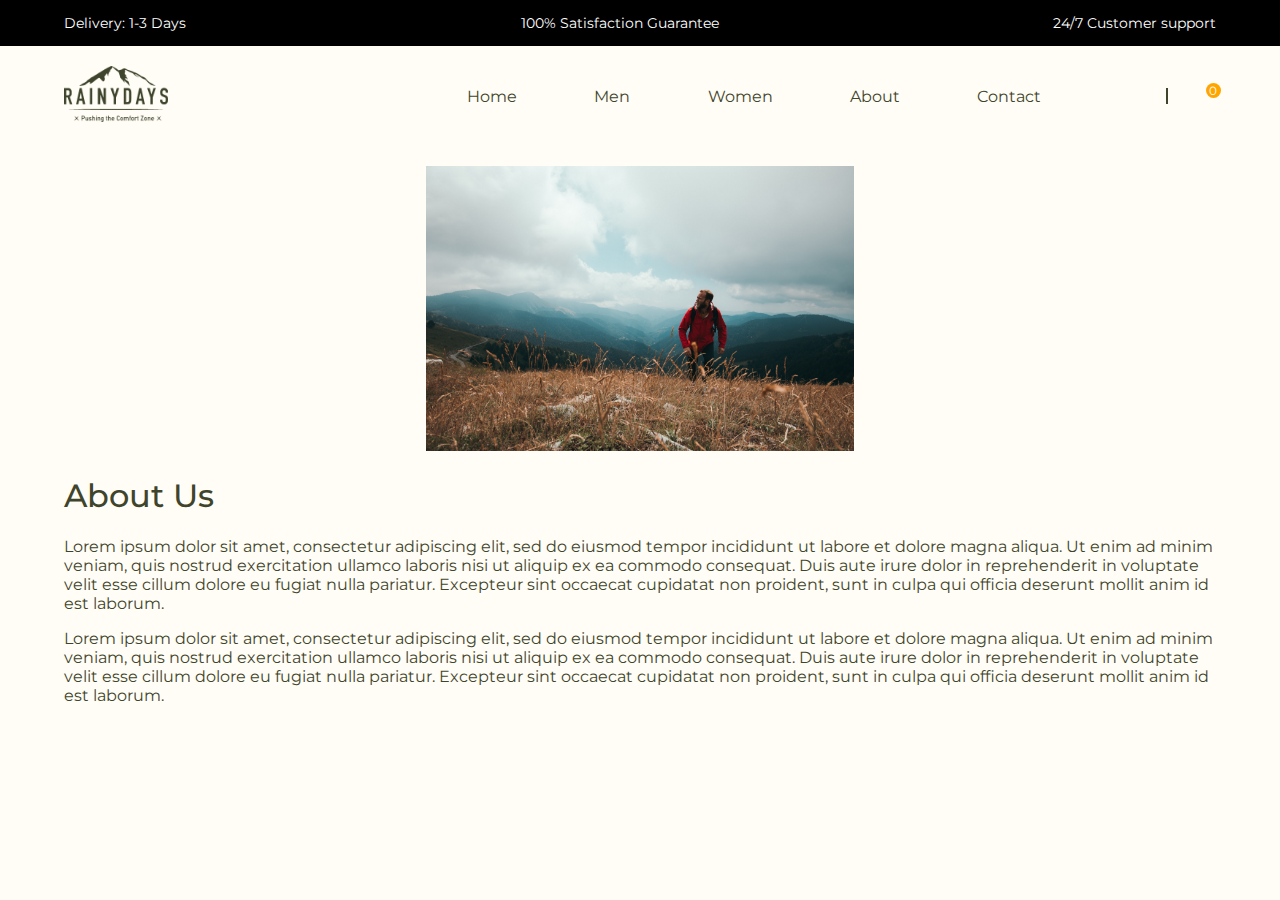
<file: about.html>
<!DOCTYPE html>
<html lang="en">
	<head>
		<meta charset="UTF-8" />
		<meta http-equiv="X-UA-Compatible" content="IE=edge" />
		<meta name="viewport" content="width=device-width, initial-scale=1.0" />
		<meta name="descritpion" content="Info about rainy days" />
		<link rel="stylesheet" href="./css/styles.css" />
		<!-- <link rel="stylesheet" href="./css/about.css" /> -->
		<link
			rel="stylesheet"
			href="https://use.fontawesome.com/releases/v5.15.4/css/all.css"
			integrity="sha384-DyZ88mC6Up2uqS4h/KRgHuoeGwBcD4Ng9SiP4dIRy0EXTlnuz47vAwmeGwVChigm"
			crossorigin="anonymous"
		/>
		<link rel="shortcut icon" type="image" href="./images/Logo.png" />

		<title>About us</title>
		<!-- Hotjar Tracking Code for https://wonderful-payne-f634cd.netlify.app/ -->
		<script>
			(function (h, o, t, j, a, r) {
				h.hj =
					h.hj ||
					function () {
						(h.hj.q = h.hj.q || []).push(arguments);
					};
				h._hjSettings = { hjid: 2994464, hjsv: 6 };
				a = o.getElementsByTagName('head')[0];
				r = o.createElement('script');
				r.async = 1;
				r.src = t + h._hjSettings.hjid + j + h._hjSettings.hjsv;
				a.appendChild(r);
			})(window, document, 'https://static.hotjar.com/c/hotjar-', '.js?sv=');
		</script>
	</head>
	<body>
		<header>
			<div class="info-bar">
				<p>Delivery: 1-3 Days</p>
				<p>100% Satisfaction Guarantee</p>
				<p>24/7 Customer support</p>
			</div>
			<div class="navbar">
				<a href="./index.html">
					<img src="./images/logo-green.png" alt="image of logo" class="logo" />
				</a>
				<ul class="desktop-navbar">
					<li><a href="/index.html">Home</a></li>
					<li><a href="/list-of-jackets-men.html">Men</a></li>
					<li><a href="/list-of-jackets-women.html">Women</a></li>
					<li><a href="/about.html">About</a></li>
					<li><a href="/contact.html">Contact</a></li>
					<div class="icon-wrapper-desktop">
						<a href="/sign-in.html"><i class="far fa-user"></i></a>
						<div class="vl"></div>
						<a class="cart" href="/shopping-cart.html">
							<i class="fas fa-shopping-cart"></i>
							<div class="dot"></div>
						</a>
					</div>
				</ul>
				<div class="icon-wrapper">
					<a href="/sign-in.html"><i class="far fa-user"></i></a>
					<a class="cart" href="/shopping-cart.html"
						><i class="fas fa-shopping-cart"></i>
						<div class="dotMobile"></div
					></a>

					<div class="vl"></div>
					<label for="hamburger-menu"><i class="fas fa-bars"></i></label>
					<input type="checkbox" id="hamburger-menu" />
					<nav class="hamburger-open">
						<label for="hamburger-menu"><i class="fas fa-times"></i></label>
						<input type="checkbox" id="hamburger-menu" />
						<ul>
							<li><a href="index.html" id="white-icon">Home</a></li>
							<li>
								<a href="list-of-jackets-men.html" id="white-icon">Men</a>
							</li>
							<li>
								<a href="list-of-jackets-women.html" id="white-icon">Women</a>
							</li>
							<li>
								<a href="about.html" id="white-icon">About</a>
							</li>
							<li>
								<a href="contact.html" id="white-icon">Contact</a>
							</li>
						</ul>
						<div class="flex socials">
							<i class="fab fa-instagram"></i>
							<i class="fab fa-facebook"></i>
						</div>
					</nav>
				</div>
			</div>
		</header>
		<main class="main-about-us">
			<div class="container-about-us">
				<img
					src="./images/kal-visuals-MNVvQDlOZJ0-unsplash.png"
					class="image-about-us-mobile"
				/>
				<img
					src="./images/hans-isaacson-GcuvEMEIRqE-unsplash.png"
					class="image-about-us-desktop"
				/>
			</div>
			<div class="paragraph-about-us">
				<h1>About Us</h1>
				<p>
					Lorem ipsum dolor sit amet, consectetur adipiscing elit, sed do
					eiusmod tempor incididunt ut labore et dolore magna aliqua. Ut enim ad
					minim veniam, quis nostrud exercitation ullamco laboris nisi ut
					aliquip ex ea commodo consequat. Duis aute irure dolor in
					reprehenderit in voluptate velit esse cillum dolore eu fugiat nulla
					pariatur. Excepteur sint occaecat cupidatat non proident, sunt in
					culpa qui officia deserunt mollit anim id est laborum.
				</p>
				<p>
					Lorem ipsum dolor sit amet, consectetur adipiscing elit, sed do
					eiusmod tempor incididunt ut labore et dolore magna aliqua. Ut enim ad
					minim veniam, quis nostrud exercitation ullamco laboris nisi ut
					aliquip ex ea commodo consequat. Duis aute irure dolor in
					reprehenderit in voluptate velit esse cillum dolore eu fugiat nulla
					pariatur. Excepteur sint occaecat cupidatat non proident, sunt in
					culpa qui officia deserunt mollit anim id est laborum.
				</p>
			</div>
		</main>
		<script src="/js/localStorage.js"></script>
	</body>
</html>
</file>
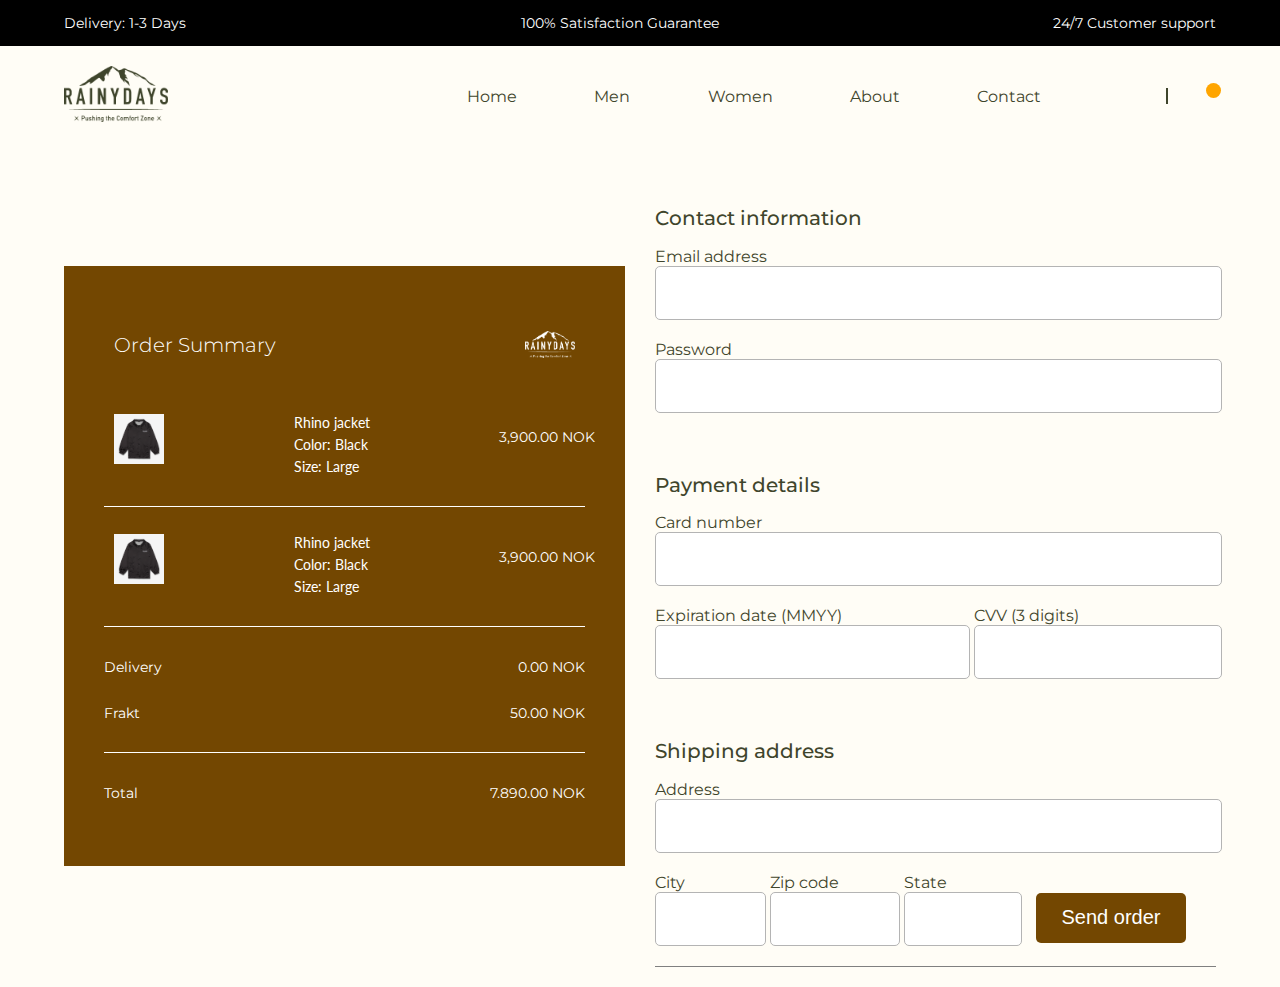
<file: checkout.html>
<!DOCTYPE html>
<html lang="en">
	<head>
		<meta charset="UTF-8" />
		<meta http-equiv="X-UA-Compatible" content="IE=edge" />
		<meta name="viewport" content="width=device-width, initial-scale=1.0" />
		<meta name="description" content="list of jackets" />
		<meta name="keywords" content="winter jackets, cold, html, css" />
		<title>Buy winter jackets | RAINYDAYS</title>
		<link rel="shortcut icon" type="image" href="./images/Logo.png" />
		<link rel="stylesheet" href="./css/styles.css" />
		<link rel="stylesheet" href="./css/shopping-cart.css" />
		<link rel="stylesheet" href="./css/order-summary.css" />
		<link
			rel="stylesheet"
			href="https://use.fontawesome.com/releases/v5.15.4/css/all.css"
			integrity="sha384-DyZ88mC6Up2uqS4h/KRgHuoeGwBcD4Ng9SiP4dIRy0EXTlnuz47vAwmeGwVChigm"
			crossorigin="anonymous"
		/>
		<!-- Hotjar Tracking Code for https://wonderful-payne-f634cd.netlify.app/ -->
		<script>
			(function (h, o, t, j, a, r) {
				h.hj =
					h.hj ||
					function () {
						(h.hj.q = h.hj.q || []).push(arguments);
					};
				h._hjSettings = { hjid: 2994464, hjsv: 6 };
				a = o.getElementsByTagName('head')[0];
				r = o.createElement('script');
				r.async = 1;
				r.src = t + h._hjSettings.hjid + j + h._hjSettings.hjsv;
				a.appendChild(r);
			})(window, document, 'https://static.hotjar.com/c/hotjar-', '.js?sv=');
		</script>
	</head>
	<body>
		<header>
			<div class="info-bar">
				<p>Delivery: 1-3 Days</p>
				<p>100% Satisfaction Guarantee</p>
				<p>24/7 Customer support</p>
			</div>
			<div class="navbar">
				<a href="./index.html">
					<img src="./images/logo-green.png" alt="image of logo" class="logo" />
				</a>
				<ul class="desktop-navbar">
					<li><a href="/index.html">Home</a></li>
					<li><a href="/list-of-jackets-men.html">Men</a></li>
					<li><a href="/list-of-jackets-women.html">Women</a></li>
					<li><a href="/about.html">About</a></li>
					<li><a href="/contact.html">Contact</a></li>
					<div class="icon-wrapper-desktop">
						<a href="/sign-in.html"><i class="far fa-user"></i></a>
						<div class="vl"></div>
						<a class="cart" href="/shopping-cart.html">
							<i class="fas fa-shopping-cart"></i>
							<div class="dot"></div>
						</a>
					</div>
				</ul>
				<div class="icon-wrapper">
					<a href="/sign-in.html"><i class="far fa-user"></i></a>
					<a class="cart" href="/shopping-cart.html"
						><i class="fas fa-shopping-cart"></i>
						<div class="dotMobile"></div
					></a>

					<div class="vl"></div>
					<label for="hamburger-menu"><i class="fas fa-bars"></i></label>
					<input type="checkbox" id="hamburger-menu" />
					<nav class="hamburger-open">
						<label for="hamburger-menu"><i class="fas fa-times"></i></label>
						<input type="checkbox" id="hamburger-menu" />
						<ul>
							<li><a href="index.html" id="white-icon">Home</a></li>
							<li>
								<a href="list-of-jackets-men.html" id="white-icon">Men</a>
							</li>
							<li>
								<a href="list-of-jackets-women.html" id="white-icon">Women</a>
							</li>
							<li>
								<a href="about.html" id="white-icon">About</a>
							</li>
							<li>
								<a href="contact.html" id="white-icon">Contact</a>
							</li>
						</ul>
						<div class="flex socials">
							<i class="fab fa-instagram"></i>
							<i class="fab fa-facebook"></i>
						</div>
					</nav>
				</div>
			</div>
		</header>
		<main id="order-summary-main">
			<section class="order-summary">
				<div class="order-summary-content">
					<div class="flex title-div">
						<h2>Order Summary</h2>
						<img src="/images/Logo.png" alt="Image of logo" />
					</div>
					<div class="flex cart-form" id="product-div">
						<img
							src="/images/617135d1ca10a3786fda81f0_Group 113.jpeg"
							alt="Image of jacket"
							id="summary-image"
						/>
						<div class="flex text-div">
							<p>Rhino jacket</p>
							<p>Color: Black</p>
							<p>Size: Large</p>
						</div>
						<p>3,900.00 NOK</p>
					</div>

					<div class="hl" id="white"></div>
					<div class="flex cart-form" id="product-div">
						<img
							src="/images/617135d1ca10a3786fda81f0_Group 113.jpeg"
							alt="Image of jacket"
							id="summary-image"
						/>
						<div class="flex text-div">
							<p>Rhino jacket</p>
							<p>Color: Black</p>
							<p>Size: Large</p>
						</div>
						<p>3,900.00 NOK</p>
					</div>

					<div class="hl" id="white"></div>

					<div class="flex title-div" id="wrapper">
						<p>Delivery</p>
						<p>0.00 NOK</p>
					</div>
					<div class="flex title-div" id="wrapper">
						<p>Frakt</p>
						<p>50.00 NOK</p>
					</div>
					<div class="hl" id="white"></div>
					<div class="flex title-div" id="wrapper">
						<p>Total</p>
						<p>7.890.00 NOK</p>
					</div>
				</div>
			</section>
			<section class="contact-info">
				<div class="contact-info-title"><h2>Contact information</h2></div>

				<form class="payment-form">
					<div>
						<label for="Email">Email address</label>
						<p class="email-error error">Wrong email format</p>
						<input id="email" />
					</div>

					<label for="Password">Password</label>
					<p class="password-error error">
						Password must contain at least 8 characters
					</p>
					<input id="password" />

					<h2>Payment details</h2>

					<label for="Card number">Card number</label>
					<p class="card-error error">Wrong credit card format</p>
					<input id="card" />
					<div class="form-div">
						<div class="date">
							<label for="Exipration date">Expiration date (MMYY)</label>
							<p class="date-error error">Wrong date format (MMYY)</p>
							<input id="date" />
						</div>
						<div class="cvc">
							<label for="CVV">CVV (3 digits)</label>
							<p class="cvv-error error">Wrong CVV format</p>
							<input name="cvv" id="cvv" />
						</div>
					</div>

					<h2>Shipping address</h2>

					<label for="Address">Address</label>

					<input id="address" />

					<div class="form-div" id="shipping-address">
						<div class="date">
							<label for="City">City</label>

							<input />
						</div>
						<div class="date">
							<label for=">Zip code">Zip code</label>
							<input />
						</div>
						<div>
							<label for="state">State</label>
							<input />
						</div>

						<input type="submit" class="pay-now" value="Send order" />
					</div>
				</form>
			</section>
		</main>
		<div class="checkout-success">
			<div>
				<h2>Thank you!</h2>
				<h1>Order is on the way</h1>
				<p>Tracking number</p>
				<p>1234567890</p>
			</div>
			<div>
				<h3>Share images with the hashtag</h3>
				<p>#rainydays</p>

				<div class="flex images">
					<img
						src="/images/logo-green.png"
						alt="Image of rainydays on instagram"
					/>
					<img
						src="/images/617135d1ca10a3786fda81f0_Group 113.jpeg"
						alt="Image of rainydays on instagram"
					/>
					<img
						src="/images/hans-isaacson-GcuvEMEIRqE-unsplash.png"
						alt="Image of rainydays on instagram"
					/>
				</div>
				<div class="flex socials-checkout">
					<i class="fab fa-instagram"></i>
					<i class="fab fa-facebook"></i>
				</div>
			</div>
		</div>
		<script src="/js/checkoutValidation.js"></script>
	</body>
</html>
</file>
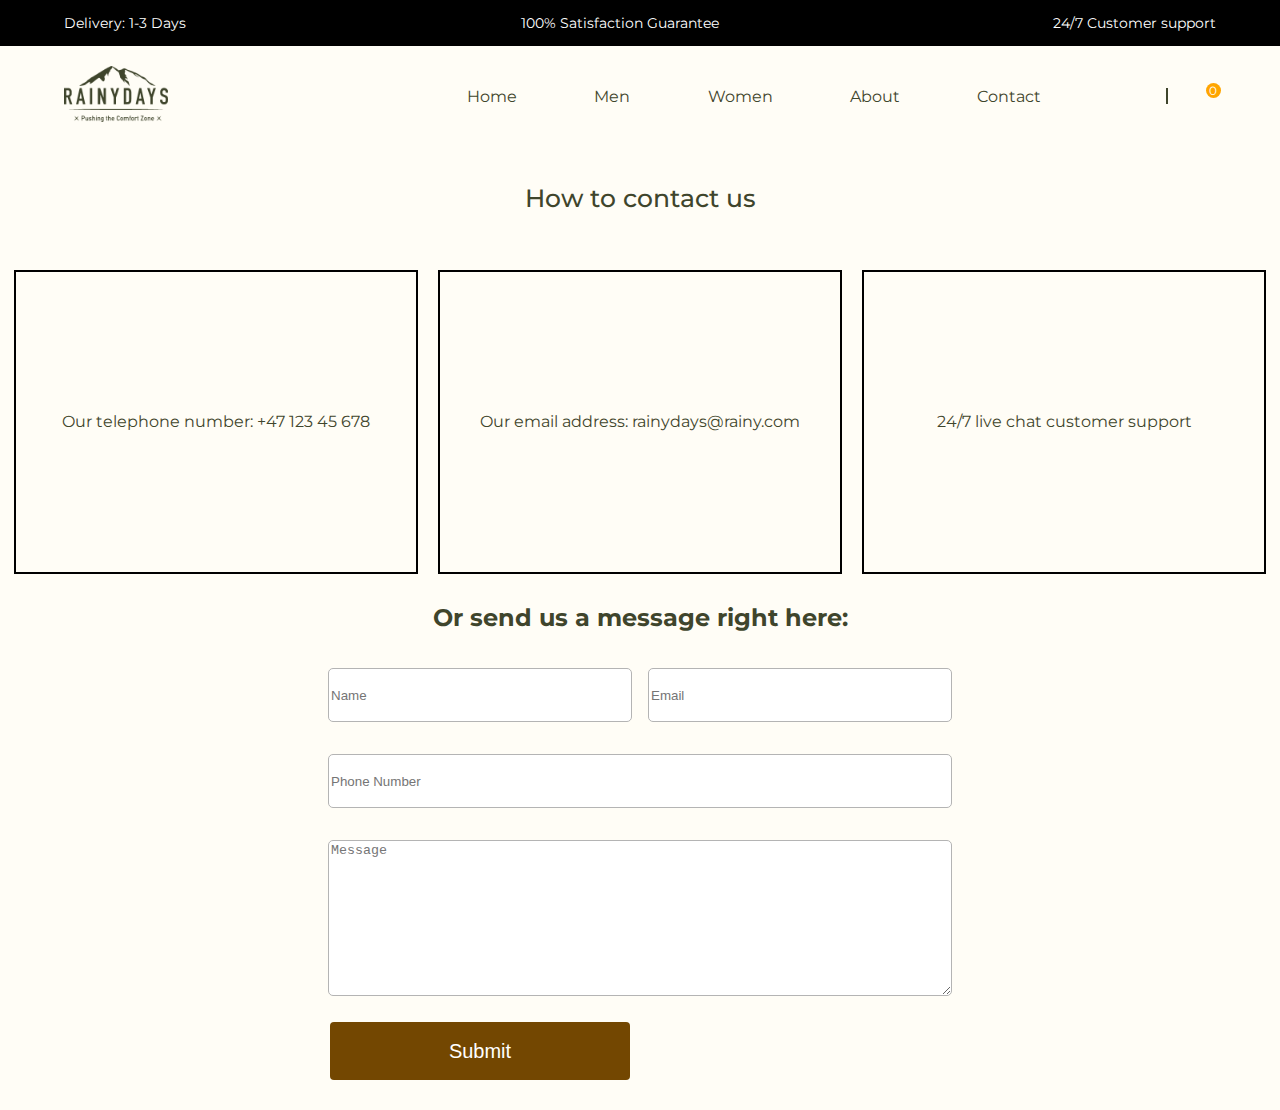
<file: contact.html>
<!DOCTYPE html>
<html lang="en">
	<head>
		<meta charset="UTF-8" />
		<meta http-equiv="X-UA-Compatible" content="IE=edge" />
		<meta name="viewport" content="width=device-width, initial-scale=1.0" />
		<meta name="description" content="list of jackets" />
		<meta name="keywords" content="winter jackets, cold, html, css" />
		<title>Buy winter jackets | RAINYDAYS</title>
		<link rel="shortcut icon" type="image" href="./images/Logo.png" />
		<link rel="stylesheet" href="./css/styles.css" />
		<link rel="stylesheet" href="./css/contact.css" />
		<link
			rel="stylesheet"
			href="https://use.fontawesome.com/releases/v5.15.4/css/all.css"
			integrity="sha384-DyZ88mC6Up2uqS4h/KRgHuoeGwBcD4Ng9SiP4dIRy0EXTlnuz47vAwmeGwVChigm"
			crossorigin="anonymous"
		/>
		<!-- Hotjar Tracking Code for https://wonderful-payne-f634cd.netlify.app/ -->
		<script>
			(function (h, o, t, j, a, r) {
				h.hj =
					h.hj ||
					function () {
						(h.hj.q = h.hj.q || []).push(arguments);
					};
				h._hjSettings = { hjid: 2994464, hjsv: 6 };
				a = o.getElementsByTagName('head')[0];
				r = o.createElement('script');
				r.async = 1;
				r.src = t + h._hjSettings.hjid + j + h._hjSettings.hjsv;
				a.appendChild(r);
			})(window, document, 'https://static.hotjar.com/c/hotjar-', '.js?sv=');
		</script>
	</head>
	<body>
		<header>
			<div class="info-bar">
				<p>Delivery: 1-3 Days</p>
				<p>100% Satisfaction Guarantee</p>
				<p>24/7 Customer support</p>
			</div>
			<nav class="navbar">
				<a href="./index.html">
					<img src="./images/logo-green.png" alt="image of logo" class="logo" />
				</a>
				<ul class="desktop-navbar">
					<li><a href="/index.html">Home</a></li>
					<li><a href="/list-of-jackets-men.html">Men</a></li>
					<li><a href="/list-of-jackets-women.html">Women</a></li>
					<li><a href="/about.html">About</a></li>
					<li><a href="/contact.html">Contact</a></li>
					<div class="icon-wrapper-desktop">
						<a href="/sign-in.html"><i class="far fa-user"></i></a>
						<div class="vl"></div>
						<a class="cart" href="/shopping-cart.html">
							<i class="fas fa-shopping-cart"></i>
							<div class="dot"></div>
						</a>
					</div>
				</ul>
				<div class="icon-wrapper">
					<a href="/sign-in.html"><i class="far fa-user"></i></a>
					<a class="cart" href="/shopping-cart.html"
						><i class="fas fa-shopping-cart"></i>
						<div class="dotMobile"></div
					></a>

					<div class="vl"></div>
					<label for="hamburger-menu"><i class="fas fa-bars"></i></label>
					<input type="checkbox" id="hamburger-menu" />
					<nav class="hamburger-open">
						<label for="hamburger-menu"><i class="fas fa-times"></i></label>
						<input type="checkbox" id="hamburger-menu" />
						<ul>
							<li><a href="index.html" id="white-icon">Home</a></li>
							<li>
								<a href="list-of-jackets-men.html" id="white-icon">Men</a>
							</li>
							<li>
								<a href="list-of-jackets-women.html" id="white-icon">Women</a>
							</li>
							<li>
								<a href="about.html" id="white-icon">About</a>
							</li>
							<li>
								<a href="contact.html" id="white-icon">Contact</a>
							</li>
						</ul>
						<div class="flex socials">
							<i class="fab fa-instagram"></i>
							<i class="fab fa-facebook"></i>
						</div>
					</nav>
				</div>
			</nav>
		</header>
		<main>
			<h1 class="contact-title">How to contact us</h1>
			<div class="contact-form">
				<section>
					<i class="fas fa-phone-alt"></i>
					<p>Our telephone number: +47 123 45 678</p>
				</section>
				<section>
					<i class="far fa-envelope"></i>
					<p>Our email address: rainydays@rainy.com</p>
				</section>
				<section>
					<i class="far fa-comment-alt"></i>
					<p>24/7 live chat customer support</p>
				</section>
			</div>
			<h2>Or send us a message right here:</h2>
			<ul class="errorList">
				<li class="nameError">Name was empty</li>
				<li class="emailError">Email is invalid</li>
				<li class="phoneError">Phone number must contain 8 numbers</li>
			</ul>
			<div class="success">
				<h3>
					Success. We will try to answer your message as quickly as we can
				</h3>
			</div>
			<form class="contact-input">
				<input type="text" name="name" id="name" placeholder="Name" />

				<input type="text" name="email" id="email" placeholder="Email" />

				<input type="tel" name="number" id="number" placeholder="Phone Number"
				class="number" " />
				<textarea class="message" placeholder="Message"></textarea>
				<input type="submit" class="submit-btn" />
			</form>
		</main>
		<script src="./js/contactValidation.js"></script>
		<script src="./js/localStorage.js"></script>
	</body>
</html>
</file>
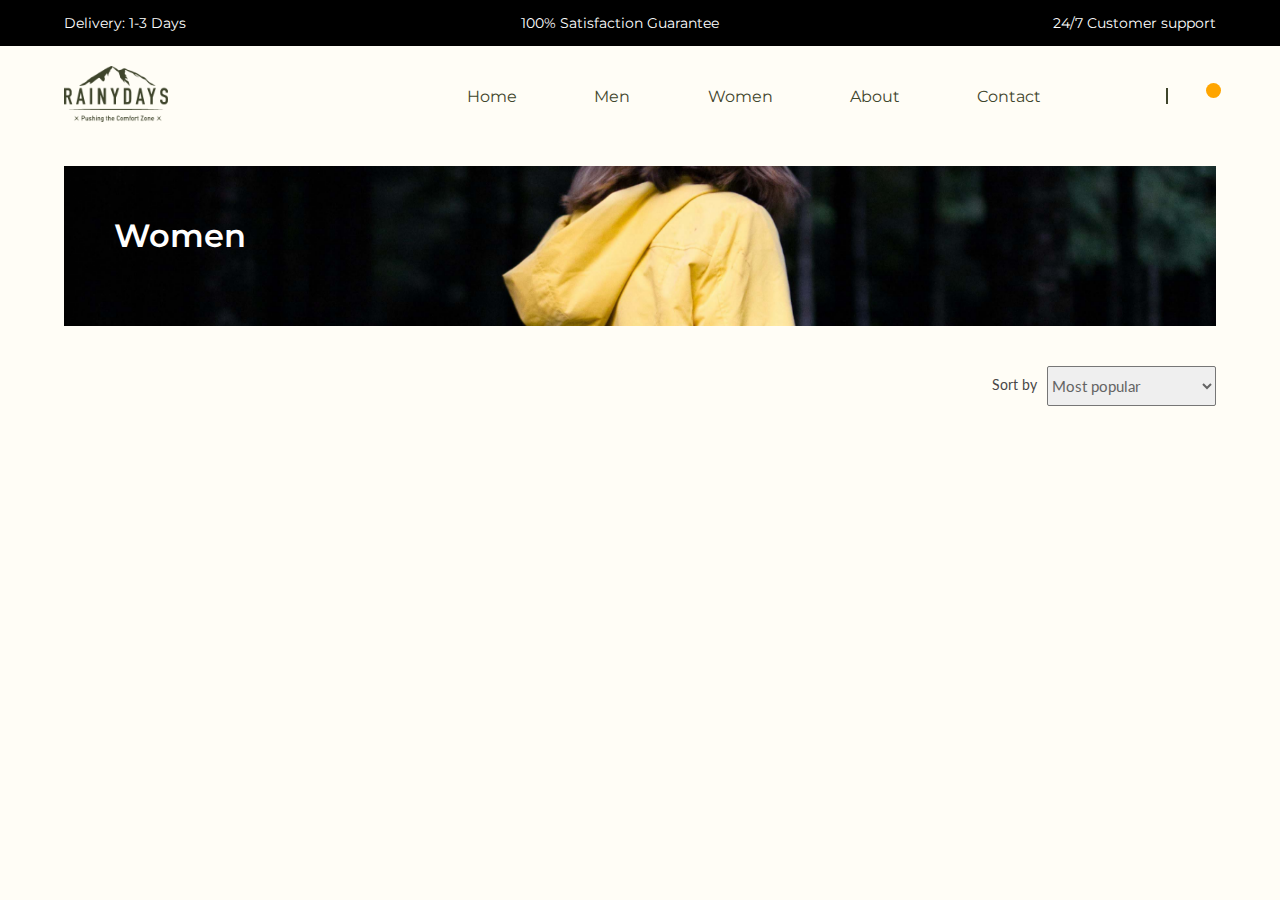
<file: list-of-jackets-women.html>
<!DOCTYPE html>
<html lang="en">
	<head>
		<meta charset="UTF-8" />
		<meta http-equiv="X-UA-Compatible" content="IE=edge" />
		<meta name="viewport" content="width=device-width, initial-scale=1.0" />
		<meta name="description" content="list of jackets" />
		<meta name="keywords" content="winter jackets, cold, html, css" />
		<title>Buy winter jackets | RAINYDAYS</title>
		<link rel="shortcut icon" type="image" href="./images/Logo.png" />
		<link rel="stylesheet" href="./css/styles.css" />
		<link rel="stylesheet" href="./css/list-of-jackets.css" />
		<link
			rel="stylesheet"
			href="https://use.fontawesome.com/releases/v5.15.4/css/all.css"
			integrity="sha384-DyZ88mC6Up2uqS4h/KRgHuoeGwBcD4Ng9SiP4dIRy0EXTlnuz47vAwmeGwVChigm"
			crossorigin="anonymous"
		/>
		<!-- Hotjar Tracking Code for https://wonderful-payne-f634cd.netlify.app/ -->
		<script>
			(function (h, o, t, j, a, r) {
				h.hj =
					h.hj ||
					function () {
						(h.hj.q = h.hj.q || []).push(arguments);
					};
				h._hjSettings = { hjid: 2994464, hjsv: 6 };
				a = o.getElementsByTagName('head')[0];
				r = o.createElement('script');
				r.async = 1;
				r.src = t + h._hjSettings.hjid + j + h._hjSettings.hjsv;
				a.appendChild(r);
			})(window, document, 'https://static.hotjar.com/c/hotjar-', '.js?sv=');
		</script>
	</head>
	<body>
		<header>
			<div class="info-bar">
				<p>Delivery: 1-3 Days</p>
				<p>100% Satisfaction Guarantee</p>
				<p>24/7 Customer support</p>
			</div>
			<div class="navbar">
				<a href="./index.html">
					<img src="./images/logo-green.png" alt="image of logo" class="logo" />
				</a>
				<ul class="desktop-navbar">
					<li><a href="/index.html">Home</a></li>
					<li><a href="/list-of-jackets-men.html">Men</a></li>
					<li><a href="/list-of-jackets-women.html">Women</a></li>
					<li><a href="/about.html">About</a></li>
					<li><a href="/contact.html">Contact</a></li>
					<div class="icon-wrapper-desktop">
						<a href="/sign-in.html"><i class="far fa-user"></i></a>
						<div class="vl"></div>
						<a class="cart" href="/shopping-cart.html">
							<i class="fas fa-shopping-cart"></i>
							<div class="dot"></div>
						</a>
					</div>
				</ul>
				<div class="icon-wrapper">
					<a href="/sign-in.html"><i class="far fa-user"></i></a>
					<a class="cart" href="/shopping-cart.html"
						><i class="fas fa-shopping-cart"></i>
						<div class="dotMobile"></div
					></a>

					<div class="vl"></div>
					<label for="hamburger-menu"><i class="fas fa-bars"></i></label>
					<input type="checkbox" id="hamburger-menu" />
					<nav class="hamburger-open">
						<label for="hamburger-menu"><i class="fas fa-times"></i></label>
						<input type="checkbox" id="hamburger-menu" />
						<ul>
							<li><a href="index.html" id="white-icon">Home</a></li>
							<li>
								<a href="list-of-jackets-men.html" id="white-icon">Men</a>
							</li>
							<li>
								<a href="list-of-jackets-women.html" id="white-icon">Women</a>
							</li>
							<li>
								<a href="about.html" id="white-icon">About</a>
							</li>
							<li>
								<a href="contact.html" id="white-icon">Contact</a>
							</li>
						</ul>
						<div class="flex socials">
							<i class="fab fa-instagram"></i>
							<i class="fab fa-facebook"></i>
						</div>
					</nav>
				</div>
			</div>
		</header>
		<main>
			<div class="image-header" id="women">
				<h1 class="title">Women</h1>
			</div>
			<div class="sorting-container">
				<p class="sort-by">Sort by</p>
				<div>
					<select name="Sorting" form="Sort after">
						<option value="Most popular">Most popular</option>
						<option value="Newest">Newest</option>
						<option value="Price">Price from low to high</option>
						<option value="Price">Price from high to low</option>
						<option value="Name">Name from A to Z</option>
						<option value="Name">Name from Z to A</option>
					</select>
				</div>
			</div>
			<div class="grid-container"></div>
		</main>

		<script src="js/products.js" type="module"></script>
	</body>
</html>
</file>
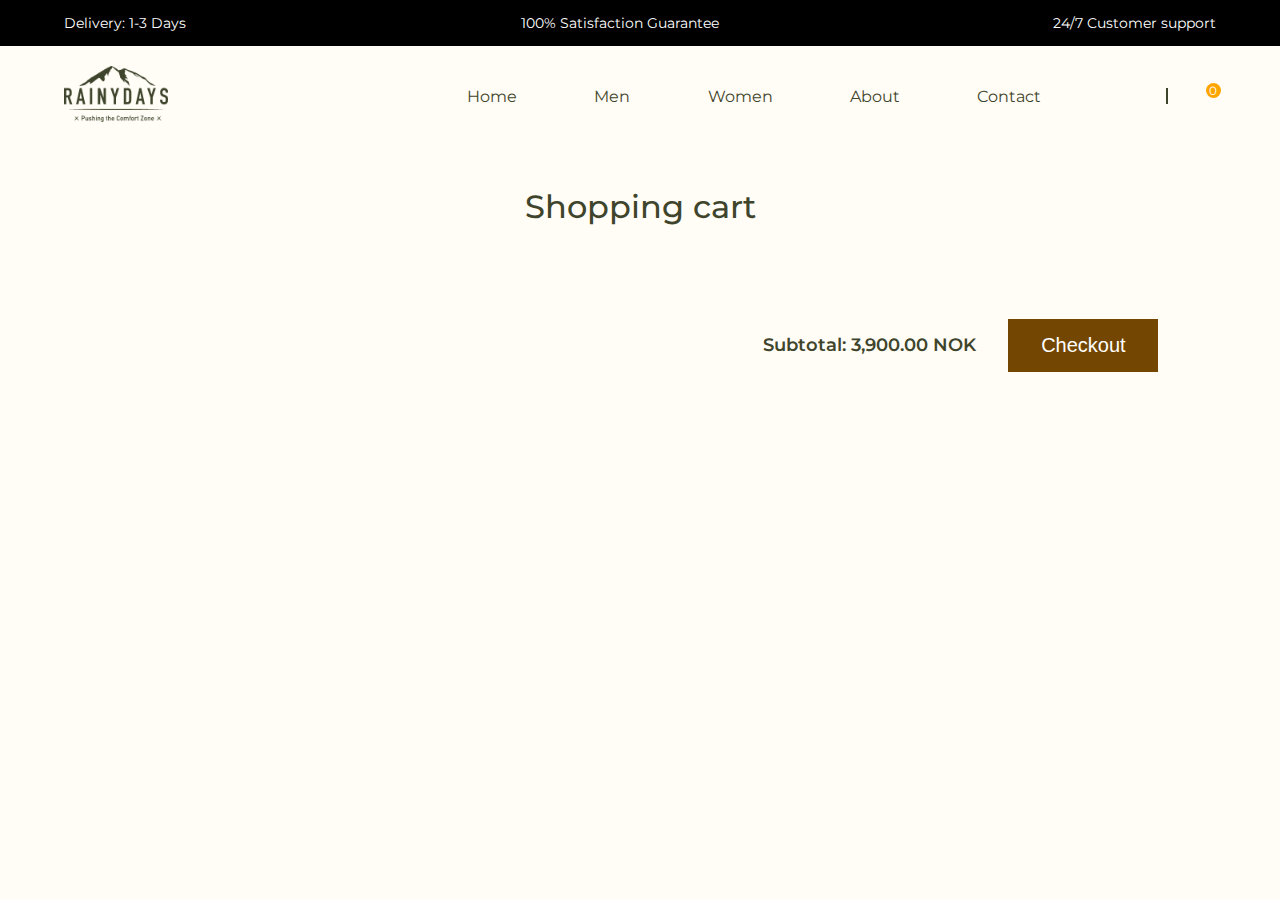
<file: shopping-cart.html>
<!DOCTYPE html>
<html lang="en">
	<head>
		<meta charset="UTF-8" />
		<meta http-equiv="X-UA-Compatible" content="IE=edge" />
		<meta name="viewport" content="width=device-width, initial-scale=1.0" />
		<meta name="description" content="list of jackets" />
		<meta name="keywords" content="winter jackets, cold, html, css" />
		<title>Buy winter jackets | RAINYDAYS</title>
		<link rel="shortcut icon" type="image" href="./images/Logo.png" />
		<link rel="stylesheet" href="./css/styles.css" />
		<link rel="stylesheet" href="./css/shopping-cart.css" />
		<link
			rel="stylesheet"
			href="https://use.fontawesome.com/releases/v5.15.4/css/all.css"
			integrity="sha384-DyZ88mC6Up2uqS4h/KRgHuoeGwBcD4Ng9SiP4dIRy0EXTlnuz47vAwmeGwVChigm"
			crossorigin="anonymous"
		/>
		<!-- Hotjar Tracking Code for https://wonderful-payne-f634cd.netlify.app/ -->
		<script>
			(function (h, o, t, j, a, r) {
				h.hj =
					h.hj ||
					function () {
						(h.hj.q = h.hj.q || []).push(arguments);
					};
				h._hjSettings = { hjid: 2994464, hjsv: 6 };
				a = o.getElementsByTagName('head')[0];
				r = o.createElement('script');
				r.async = 1;
				r.src = t + h._hjSettings.hjid + j + h._hjSettings.hjsv;
				a.appendChild(r);
			})(window, document, 'https://static.hotjar.com/c/hotjar-', '.js?sv=');
		</script>
	</head>
	<body>
		<header>
			<div class="info-bar">
				<p>Delivery: 1-3 Days</p>
				<p>100% Satisfaction Guarantee</p>
				<p>24/7 Customer support</p>
			</div>
			<div class="navbar">
				<a href="./index.html">
					<img src="./images/logo-green.png" alt="image of logo" class="logo" />
				</a>
				<ul class="desktop-navbar">
					<li><a href="/index.html">Home</a></li>
					<li><a href="/list-of-jackets-men.html">Men</a></li>
					<li><a href="/list-of-jackets-women.html">Women</a></li>
					<li><a href="/about.html">About</a></li>
					<li><a href="/contact.html">Contact</a></li>
					<div class="icon-wrapper-desktop">
						<a href="/sign-in.html"><i class="far fa-user"></i></a>
						<div class="vl"></div>
						<a class="cart" href="/shopping-cart.html">
							<i class="fas fa-shopping-cart"></i>
							<div class="dot"></div>
						</a>
					</div>
				</ul>
				<div class="icon-wrapper">
					<a href="/sign-in.html"><i class="far fa-user"></i></a>
					<a class="cart" href="/shopping-cart.html"
						><i class="fas fa-shopping-cart"></i>
						<div class="dotMobile"></div
					></a>

					<div class="vl"></div>
					<label for="hamburger-menu"><i class="fas fa-bars"></i></label>
					<input type="checkbox" id="hamburger-menu" />
					<nav class="hamburger-open">
						<label for="hamburger-menu"><i class="fas fa-times"></i></label>
						<input type="checkbox" id="hamburger-menu" />
						<ul>
							<li><a href="index.html" id="white-icon">Home</a></li>
							<li>
								<a href="list-of-jackets-men.html" id="white-icon">Men</a>
							</li>
							<li>
								<a href="list-of-jackets-women.html" id="white-icon">Women</a>
							</li>
							<li>
								<a href="about.html" id="white-icon">About</a>
							</li>
							<li>
								<a href="contact.html" id="white-icon">Contact</a>
							</li>
						</ul>
						<div class="flex socials">
							<i class="fab fa-instagram"></i>
							<i class="fab fa-facebook"></i>
						</div>
					</nav>
				</div>
			</div>
		</header>
		<main>
			<h1 class="cart-title">Shopping cart</h1>
			<div class="cart-main"></div>
			<div class="flex-end">
				<div class="subtotal">
					<p>Subtotal: 3,900.00 NOK</p>
				</div>
				<a href="checkout.html"
					><button class="button" id="checkout-button">Checkout</button></a
				>
			</div>
		</main>

		<script src="js/cart.js" type="module"></script>
	</body>
</html>
</file>
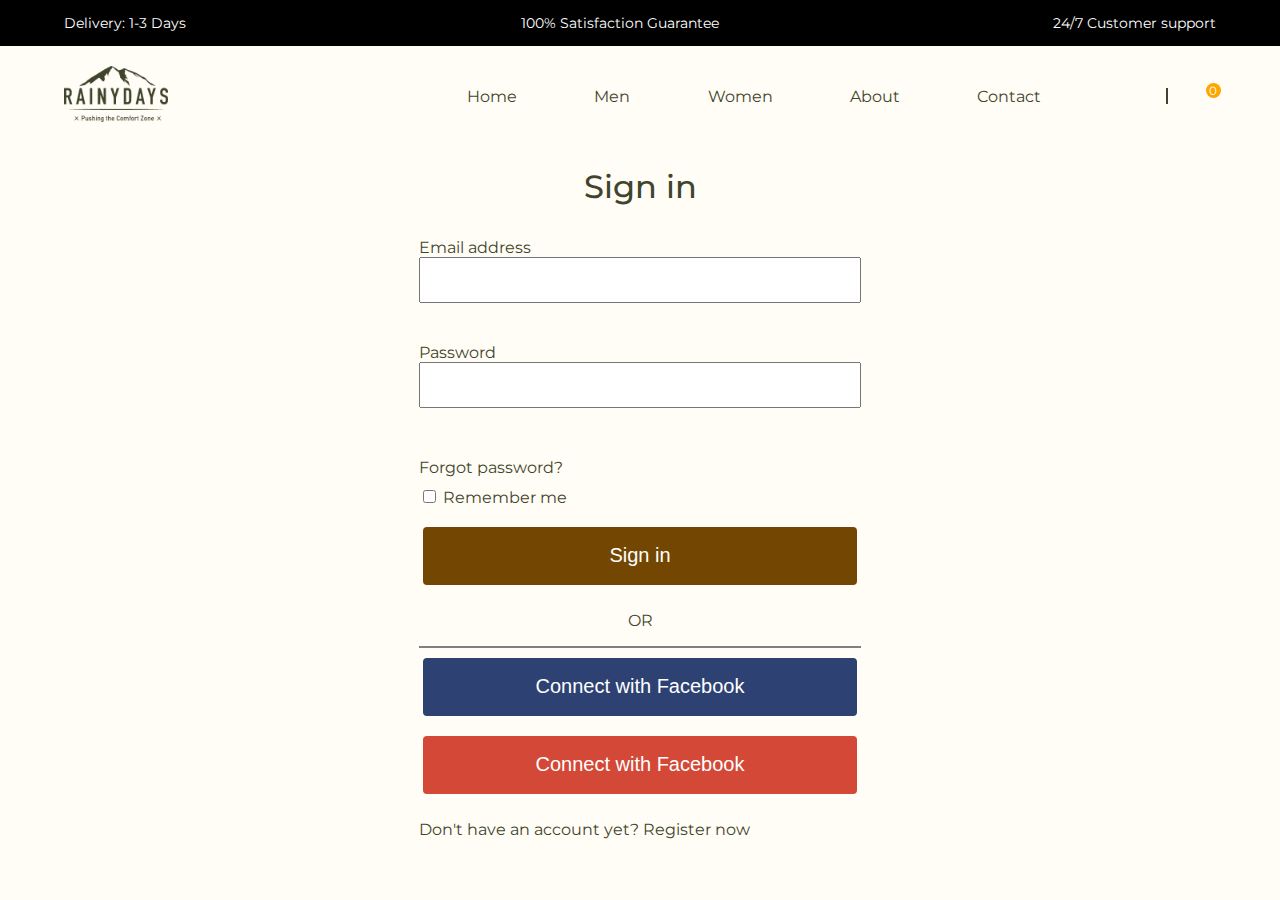
<file: sign-in.html>
<!DOCTYPE html>
<html lang="en">
	<head>
		<meta charset="UTF-8" />
		<meta http-equiv="X-UA-Compatible" content="IE=edge" />
		<meta name="viewport" content="width=device-width, initial-scale=1.0" />
		<meta name="description" content="Sign in page" />
		<link rel="shortcut icon" type="image" href="./images/Logo.png" />
		<link rel="stylesheet" href="./css/styles.css" />
		<link rel="stylesheet" href="./css/sign-in.css" />
		<link
			rel="stylesheet"
			href="https://use.fontawesome.com/releases/v5.15.4/css/all.css"
			integrity="sha384-DyZ88mC6Up2uqS4h/KRgHuoeGwBcD4Ng9SiP4dIRy0EXTlnuz47vAwmeGwVChigm"
			crossorigin="anonymous"
		/>
		<title>Sign in | RAINYDAYS</title>
		<!-- Hotjar Tracking Code for https://wonderful-payne-f634cd.netlify.app/ -->
		<script>
			(function (h, o, t, j, a, r) {
				h.hj =
					h.hj ||
					function () {
						(h.hj.q = h.hj.q || []).push(arguments);
					};
				h._hjSettings = { hjid: 2994464, hjsv: 6 };
				a = o.getElementsByTagName('head')[0];
				r = o.createElement('script');
				r.async = 1;
				r.src = t + h._hjSettings.hjid + j + h._hjSettings.hjsv;
				a.appendChild(r);
			})(window, document, 'https://static.hotjar.com/c/hotjar-', '.js?sv=');
		</script>
	</head>
	<body>
		<header>
			<div class="info-bar">
				<p>Delivery: 1-3 Days</p>
				<p>100% Satisfaction Guarantee</p>
				<p>24/7 Customer support</p>
			</div>
			<div class="navbar">
				<a href="./index.html">
					<img src="./images/logo-green.png" alt="image of logo" class="logo" />
				</a>
				<ul class="desktop-navbar">
					<li><a href="/index.html">Home</a></li>
					<li><a href="/list-of-jackets-men.html">Men</a></li>
					<li><a href="/list-of-jackets-women.html">Women</a></li>
					<li><a href="/about.html">About</a></li>
					<li><a href="/contact.html">Contact</a></li>
					<div class="icon-wrapper-desktop">
						<a href="/sign-in.html"><i class="far fa-user"></i></a>
						<div class="vl"></div>
						<a class="cart" href="/shopping-cart.html">
							<i class="fas fa-shopping-cart"></i>
							<div class="dot"></div>
						</a>
					</div>
				</ul>
				<div class="icon-wrapper">
					<a href="/sign-in.html"><i class="far fa-user"></i></a>
					<a class="cart" href="/shopping-cart.html"
						><i class="fas fa-shopping-cart"></i>
						<div class="dotMobile"></div
					></a>

					<div class="vl"></div>
					<label for="hamburger-menu"><i class="fas fa-bars"></i></label>
					<input type="checkbox" id="hamburger-menu" />
					<nav class="hamburger-open">
						<label for="hamburger-menu"><i class="fas fa-times"></i></label>
						<input type="checkbox" id="hamburger-menu" />
						<ul>
							<li><a href="index.html" id="white-icon">Home</a></li>
							<li>
								<a href="list-of-jackets-men.html" id="white-icon">Men</a>
							</li>
							<li>
								<a href="list-of-jackets-women.html" id="white-icon">Women</a>
							</li>
							<li>
								<a href="about.html" id="white-icon">About</a>
							</li>
							<li>
								<a href="contact.html" id="white-icon">Contact</a>
							</li>
						</ul>
						<div class="flex socials">
							<i class="fab fa-instagram"></i>
							<i class="fab fa-facebook"></i>
						</div>
					</nav>
				</div>
			</div>
		</header>
		<main class="sign-in">
			<h1>Sign in</h1>
			<form class="login-form">
				<label for="Email">Email address</label>

				<input name="email" />
				<label for="Password">Password</label>

				<input name="password" />
			</form>
			<div class="forgot-password"><a>Forgot password?</a></div>

			<div class="forgot-password">
				<input type="checkbox" name="Remember me" id="remember me" />
				<label for="remember me">Remember me</label>
			</div>

			<button class="sign-in-button">Sign in</button>
			<div class="or-container">
				<div class="hl"></div>
				<p>OR</p>
				<div class="hl"></div>
			</div>
			<button class="sign-in-button facebook">Connect with Facebook</button>
			<button class="sign-in-button google">Connect with Facebook</button>
			<div class="forgot-password">
				<p>Don't have an account yet? Register now</p>
			</div>
		</main>
		
		<script src="/js/localStorage.js"></script>
	</body>
</html>
</file>
<file: css/styles.css>
@import url('https://fonts.googleapis.com/css2?family=Lato:ital,wght@0,100;0,300;0,400;0,700;0,900;1,100;1,300;1,400;1,700;1,900&family=Montserrat:ital,wght@0,100;0,200;0,300;0,400;0,500;0,600;0,700;0,800;0,900;1,100;1,200;1,300;1,400;1,500;1,600;1,700;1,800;1,900&display=swap');

:root {
	--primary-color: #3f452c;
	--secondary-color: #734701;
	--primary-font: 'Montserrat';
	--secondary-font: 'Lato';
}

body {
	margin: 0;
	padding: 0;
	background-color: #fffdf6;
	color: var(--primary-color);
	font-family: var(--primary-font);
	overflow-x: hidden;
}

h1 {
	font-weight: 500;
	color: var(--primary-color);
}

/* Utilites */

.flex {
	display: flex;
	justify-content: center;
	align-items: center;
}

.hl {
	display: block;
	height: 1px;
	border: 0;
	border-top: 1px solid #ccc;
	margin: 1em 0;
	padding: 0;
}

/* Landing page */

.icon-wrapper li {
	color: white;
}

#homepage {
	color: white;
}

.homepage-background {
	background-image: url(../images/Background\ home.png);
	background-position: 15% 45%;
	background-size: cover;
	background-repeat: no-repeat;
	display: flex;
	flex-direction: column;
	height: 100vh;
}

#women {
	background-image: url(../images/Mask\ Group\ 12.png);
}

/* Navbar */

header {
	display: flex;
	flex-direction: column;
	position: relative;
}

.info-bar {
	display: flex;
	justify-content: space-between;
	background-color: black;
	color: white;
	font-family: var(--primary-font);
	font-size: 14px;
	padding-left: 5%;
	padding-right: 5%;
}

.navbar {
	display: flex;
	justify-content: space-between;
	padding: 20px;
	position: relative;
}

.navbar a {
	text-decoration: none;
	color: white;
}

.icon-wrapper {
	color: var(--primary-color);
	width: 35%;
	display: flex;
	justify-content: space-between;
	align-items: center;
}

.icon-wrapper a {
	color: var(--primary-color);
}

.dot,
.dotMobile {
	display: none;
	height: 15px;
	width: 15px;
	background-color: orange;
	border-radius: 50%;
	display: block;
	position: absolute;
	top: -5px;
	right: -5px;
	display: flex;
	justify-content: center;
	align-items: center;
	color: white;
	font-size: 12px;
}

/* checkout */

.error {
	color: red;
	display: none;
}

.total_items {
	font-family: var(--primary-font);
	color: white;
	font-weight: 600;
	font-size: 12px;
}

.cart {
	position: relative;
}

.icon-wrapper-homepage {
	color: white;
	width: 35%;
	display: flex;
	justify-content: space-between;
	align-items: center;
}

#white-icon {
	color: white;
}

.vl-homepage {
	border-left: 2px solid white;
	height: 16px;
}

.vl {
	border-left: 2px solid var(--primary-color);
	height: 16px;
}

/* Main content */

.cart {
	display: 'none';
}

.price {
	justify-content: space-between;
}

main {
	padding: 20px 5%;
	display: flex;
	flex-direction: column;
	align-items: center;
	justify-content: space-between;
}

/* Title frontpage */

.title {
	font-family: var(--primary-font);
	color: white;
	font-weight: 600;
	font-size: 2em;
	text-align: center;
	margin: 50px;
}

.add-to-cart {
	background-color: orange;
	padding: 12px;
	border: 0;
	border-radius: 5px;
	color: white;
	cursor: pointer;
	max-width: 200px;
}

.product {
	margin-bottom: 3rem;
	display: flex;
	flex-direction: column;
	justify-content: center;
}

/* Explore button */

.explore-button {
	background-color: var(--secondary-color);
	color: white;
	padding-top: 15px;
	padding-bottom: 15px;
	width: 200px;
	font-size: 20px;
	border: none;
	cursor: pointer;
	transition: 0.2s;
	margin: 50px;
}

.explore-button:hover {
	color: black;
}

/* Sale box on desktop */

.sale-box {
	display: none;
}

/* Small devices */

@media only screen and (max-width: 800px) {
	.logo {
		max-width: 40%;
	}
	.desktop-navbar-homepage {
		display: none;
	}
	.desktop-navbar {
		display: none;
	}
	.info-bar {
		display: none;
	}
	main {
		padding: 20px;
	}
}

/* Medium devices */

@media only screen and (min-width: 750px) {
	.icon-wrapper {
		width: 20%;
	}

	.logo {
		max-width: 50%;
	}
}

/* Large devices */

@media only screen and (min-width: 800px) {
	.icon-wrapper {
		display: none;
	}
	.navbar {
		padding-left: 5%;
		padding-right: 5%;
	}
	.desktop-navbar-homepage {
		display: flex;
		list-style: none;
		color: white;
		font-family: var(--primary-font);
		align-items: center;
		width: 65%;
		justify-content: space-between;
	}

	.icon-wrapper-desktop {
		display: flex;
		justify-content: space-between;
		width: 13%;
	}
	.logo {
		width: 40%;
	}

	.homepage-main {
		flex-direction: row;
		justify-content: space-evenly;
	}

	.title {
		display: flex;
		flex-direction: column;
		align-items: center;
	}

	.explore-button {
		position: relative;
		top: 60%;
		width: 300px;
		height: 80px;
		font-size: 32px;
	}

	.column-wrapper-desktop {
		display: flex;
		flex-direction: column;
		align-items: center;
	}
}

@media screen and (min-width: 1024px) {
	.sale-box {
		display: flex;
		flex-direction: column;
		align-items: center;
		position: relative;
		transition-property: background;
		transition-duration: 5s;
		background-color: black;
		width: 60%;
		height: 350px;
		margin-top: 20px;
	}

	.sale-box h1 {
		color: white;
		font-family: var(--secondary-font);
		text-transform: uppercase;
		font-size: 80px;
		inline-size: 100px;
		overflow-wrap: break-word;
	}

	.sale-box p {
		color: white;
		font-family: var(--secondary-font);
		font-size: 25px;
	}
}

/* About us */

@media only screen and (min-width: 500px) {
	.desktop-navbar {
		display: none;
	}
	.image-about-us-desktop {
		display: none;
	}
}

/* Tablet */

@media screen and (min-width: 800px) {
	.grid-container {
		grid-template-columns: 1fr 1fr 1fr;
		grid-template-rows: 1fr 1fr 1fr;
	}
	.desktop-navbar {
		display: flex;
		list-style: none;
		color: var(--primary-color);
		font-family: var(--primary-font);
		align-items: center;
		width: 65%;
		justify-content: space-between;
	}

	.desktop-navbar a {
		color: var(--primary-color);
	}
}

/* Desktop */

@media screen and (min-width: 1024px) {
	.grid-container {
		grid-template-columns: repeat(5, 1fr);
		grid-template-rows: reapeat(3, 1fr);
	}
}

/* Sign in */

/* Product page */

#hamburger-menu {
	display: none;
}

#hamburger-menu:checked ~ nav {
	display: flex;
	flex-direction: column;
	align-content: center;
}

.hamburger-open {
	color: white;
	display: none;
	background-color: var(--primary-color);
	position: absolute;
	width: 200px;
	height: 300px;
	right: -10px;
	top: 0;
	z-index: 100;
}

.hamburger-open li {
	list-style-type: none;
	margin: 10px;
}

.hamburger-open label {
	margin: 10px;
}

.icon-wrapper i {
	cursor: pointer;
}

.socials i {
	padding: 10px;
}

.button {
	background-color: var(--secondary-color);
	color: white;
	padding-top: 15px;
	padding-bottom: 15px;
	width: 200px;
	font-size: 20px;
	border: none;
	cursor: pointer;
	transition: 0.2s;
	margin: 50px;
}
</file>
<file: css/about.css>
.container-about-us {
	display: flex;
	justify-content: center;
	width: 100vw;
	align-content: stretch;
}

.image-about-us-mobile {
	position: relative;
}

.container-about-us h1 {
	position: absolute;
	top: 150px;
	font-family: var(--primary-font);
	font-weight: 500;
	font-size: 40px;
}

.paragraph-about-us {
	font-family: var(--secondary-font);
	width: 90%;
	line-height: 25px;
}
</file>
<file: css/shopping-cart.css>
/* main {
	display: flex;
	flex-direction: column;
	justify-content: center;
	align-items: center;
} */

.cart-form {
	width: 100%;
	justify-content: space-between;

	align-items: flex-start;
	margin-top: 50px;
}

.cart-form i {
	color: var(--primary-color);
	cursor: pointer;
}

#cart-image {
	max-width: 30%;
}

.text-div {
	flex-direction: column;
	align-items: flex-start;
}

.text-div h3 {
	margin: 0;
	margin-bottom: 15px;
}

.text-div p {
	font-size: 14px;
	font-family: var(--secondary-font);
	margin: 0;
	margin-bottom: 5px;
}

.add-or-remove {
	border: 2px solid grey;
	padding: 10px;
	width: 80px;
	height: 30px;
	justify-content: space-between;
}

.add-or-remove i {
	cursor: pointer;
}

.subtotal {
	font-weight: 600;
	font-size: 18px;
	padding-top: 10px;
	margin-right: 2rem;
}

.hl {
	border-top: 1px grey solid;
	width: 100%;
}

#checkout-button {
	margin: 0;
	margin-top: 10px;
	width: 150px;
	align-self: flex-end;
}

.cart-title {
	margin-bottom: 5rem;
}

.desktop-category {
	display: none;
}

.flex-end {
	width: 90%;
	display: flex;
	justify-content: end;
	align-items: center;
	text-align: center;
}

@media screen and (min-width: 768px) {
	#mobile {
		display: none;
	}
	.desktop-category {
		display: flex;
		justify-content: space-between;
		width: 90%;
	}

	#cart-image {
		max-width: 20%;
	}
}

@media screen and (min-width: 1024px) {
	.cart-form {
		width: 100%;
	}
}
</file>
<file: css/order-summary.css>
.order-summary {
	background-color: var(--secondary-color);
	height: 600px;
	width: 100vw;
}

.order-summary-content {
	padding: 40px;
}

.title-div {
	justify-content: space-between;
	padding: 10px;
	margin-bottom: 20px;
}

.order-summary h2 {
	color: white;
	font-size: 20px;
	font-weight: 300;
}

.order-summary p {
	color: white;
	font-size: 20px;
	font-size: 14px;
}

.order-summary img {
	max-width: 50px;
}

#product-div {
	margin: 0;
	padding: 10px;
}

#white {
	border-top: 1px white solid;
	width: 100%;
}

#wrapper {
	padding: 0;
	margin: 0;
}

.contact-info {
	width: 100%;
	display: flex;
	flex-direction: column;
	color: #3f452c;
	justify-content: flex-start;
	align-items: flex-start;
	align-content: flex-start;
	text-align: flex-start;
}

.contact-info h2 {
	margin-top: 40px;
	font-weight: 500;
	font-size: 20px;
}

input {
	border: 1px #b4b4b4 solid;
	border-radius: 5px;
}

.form-div {
	display: flex;
	justify-content: space-between;
}

.date {
	margin-right: 10px;
}

.payment-form input {
	height: 50px;
	width: 100%;
	margin-bottom: 20px;
}

#shipping-address {
	border-bottom: 1px grey solid;
}

#go-back {
	background-color: var(--primary-color);
	margin: 0;
	margin-right: 10px;
	width: 150px;
	text-decoration: none;
}

.pay-now {
	width: 200px;
	text-decoration: none;
	background-color: var(--secondary-color);
	color: white;
	max-width: 150px;
	font-size: 20px;
	border: none;
	cursor: pointer;
	margin: 20px 0;
	margin-left: 20px;
	margin-right: 30px;
	display: flex;
	justify-content: center;
}

.btn__order {
	background-color: var(--secondary-color);
	text-decoration: none;
	color: white;
	padding-top: 15px;
	padding-bottom: 15px;
	width: 200px;
	font-size: 20px;
	border: none;
	cursor: pointer;
	transition: 0.2s;
	margin: 50px;
	display: flex;
	justify-content: center;
}

.buttons {
	display: flex;
	justify-content: flex-end;
	margin-top: 10px;
}

@media screen and (min-width: 1024px) {
	#order-summary-main {
		display: grid;
		grid-template-columns: 1fr 1fr;
		gap: 30px;
	}

	.contact-info h2 {
		margin-top: 40px;
		font-weight: 500;
		font-size: 20px;
	}

	.order-summary {
		width: auto;
	}
	.contact-info-title {
		padding: 0;
		margin: 0;
	}

	/* Product page */

	#product-info {
		display: grid;
		grid-template-columns: 1fr 1fr;
	}
}

.top-div {
	display: flex;
	flex-direction: column;
	border-bottom: 1px grey solid;
}

.order-success section {
	margin: 20px;
	text-align: center;
}

.images img {
	margin: 10px;
	max-width: 100px;
	max-height: 100px;
}

.socials-checkout {
	margin: 50px;
	font-size: 50px;
}

.socials-checkout i {
	margin: 10px;
}

.checkout-success {
	display: none;
	flex-direction: column;
	justify-content: center;
	align-items: center;
}
</file>
<file: css/contact.css>
html,
body {
	max-width: 100%;
	overflow-x: hidden;
}
.contact-title {
	font-size: 25px;
}

.contact-form section {
	display: flex;
	flex-direction: column;
	align-items: center;
	border-bottom: 2px grey solid;
	padding: 50px;
	width: 100vw;
}

@media screen and (min-width: 768px) {
	.contact-form {
		display: flex;
		justify-content: space-between;
		max-width: 100vw;
		margin-top: 30px;
	}

	.contact-form section {
		padding: 0;
		border: 2px black solid;
		margin: 10px;
		width: 400px;
		height: 300px;
		justify-content: center;
		text-align: center;
	}
	.main-about-us {
		display: grid;
		grid-template-columns: 1fr;
		grid-template-rows: 1fr 1fr;
	}
}

.contact-input {
	display: grid;
	grid-template-columns: repeat(2, 1fr);
}

input,
textarea {
	margin: 1rem 0.5rem;
	height: 50px;
	border: 1px #b4b4b4 solid;
	border-radius: 5px;
}

.number {
	grid-column: span 2;
}

.message {
	grid-column: span 2;
	min-height: 150px;
	resize: vertical;
}

.submit-btn {
	background-color: var(--secondary-color);
	color: white;
	padding-top: 15px;
	padding-bottom: 15px;
	width: 300px;
	height: 58px;
	font-size: 20px;
	border: none;
	cursor: pointer;
	border-radius: 4px;
	margin: 10px;
}

.errorList {
	background-color: #fef6f6;
	width: 45%;
	border-left: 5px solid #ff6463;
	display: none;
	padding: 1rem;
}

.nameError,
.emailError,
.phoneError,
.messageError {
	display: none;
	margin: 5px;
}

.success {
	width: 43%;
	background-color: rgb(115, 255, 208);
	border-left: rgb(0, 150, 100) 5px solid;
	padding: 1rem 2rem;
	margin: 0.5rem;
	display: none;
}
</file>
<file: css/list-of-jackets.css>
.image-header {
	background-image: url(../images/jaroslav-devia-YOWdIJDyjYc-unsplash.jpg);
	display: flex;
	flex-direction: column;
	height: 10rem;
	background-size: cover;
	background-position: center;
	width: 100%;
	align-items: flex-start;
}

.card-content {
	align-self: center;
	font-size: 30px;
	color: white;
}

.sorting-container {
	margin-top: 40px;
	margin-bottom: 40px;
	width: 100%;
	display: flex;
	justify-content: flex-end;
}

.sort-by {
	color: #484747;
	font-family: var(--secondary-font);
	font-size: 14px;
	margin: 10px;
}

select {
	font-family: var(--secondary-font);
	color: #646464;
	height: 2.46875rem;
	border-radius: 2px;
	font-size: 0.9375rem;
	font-weight: 400;
	line-height: 1.5;
}

.grid-container {
	width: 100%;
	display: grid;
	grid-template-columns: 1fr 1fr;
	grid-template-rows: 1fr 1fr;
	gap: 2rem 5rem;
}

.grid-container a {
	text-align: center;
	font-family: var(--secondary-font);
	text-decoration: none;
	color: inherit;
}

.grid-container a img {
	max-height: 20rem;
	object-fit: cover;
	width: 100%;
}



.product-name {
	font-weight: 600;
	font-family: var(--secondary-font);
	font-size: 16px;
}

.product-color {
	color: #757575;
}

.product-price {
	color: var(--primary-color);
	opacity: 1;
}

@media screen and (min-width: 800px) {
	.grid-container {
		grid-template-columns: 1fr 1fr 1fr;
		grid-template-rows: 1fr 1fr 1fr;
	}

	.desktop-navbar {
		display: flex;
		list-style: none;
		color: var(--primary-color);
		font-family: var(--primary-font);
		align-items: center;
		width: 65%;
		justify-content: space-between;
	}

	.desktop-navbar a {
		color: var(--primary-color);
	}
}
</file>
<file: css/sign-in.css>
.sign-in {
	font-family: var(--primary-font);
	padding: 0;
}

.sign-in a {
	align-self: flex-start;
}

.login-form input {
	height: 40px;
	width: 434px;
	margin-bottom: 40px;
}

.login-form {
	display: flex;
	flex-direction: column;
	margin: 10px;
}

.sign-in-button {
	background-color: var(--secondary-color);
	color: white;
	padding-top: 15px;
	padding-bottom: 15px;
	width: 434px;
	height: 58px;
	font-size: 20px;
	border: none;
	cursor: pointer;
	transition: 0.2s;
	border-radius: 4px;
	margin: 10px;
}

.or-container {
	width: 442px;
	display: flex;
	justify-content: space-evenly;
	border-bottom: 2px grey solid;
}

.facebook {
	background-color: #2d4273;
}

.google {
	background-color: #d34836;
}

.forgot-password {
	width: 442px;
	margin-bottom: 10px;
}
</file>
